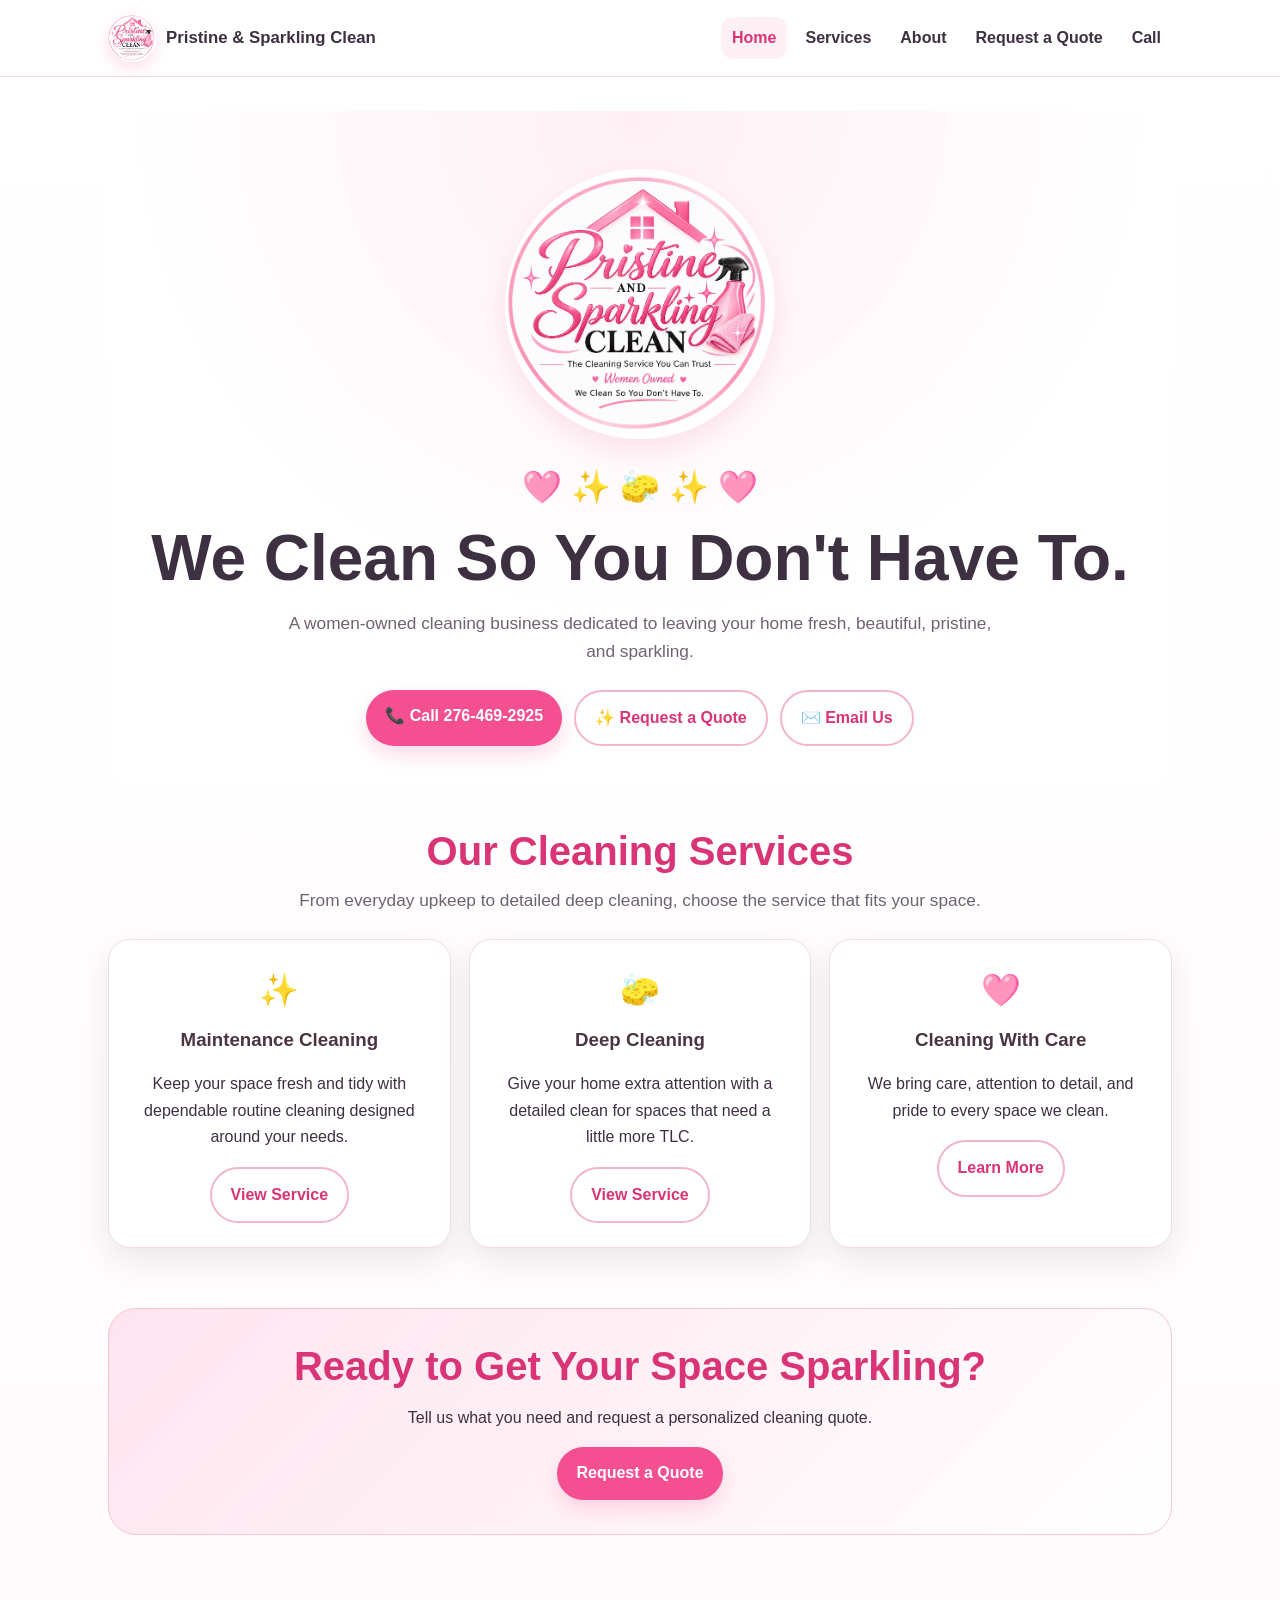
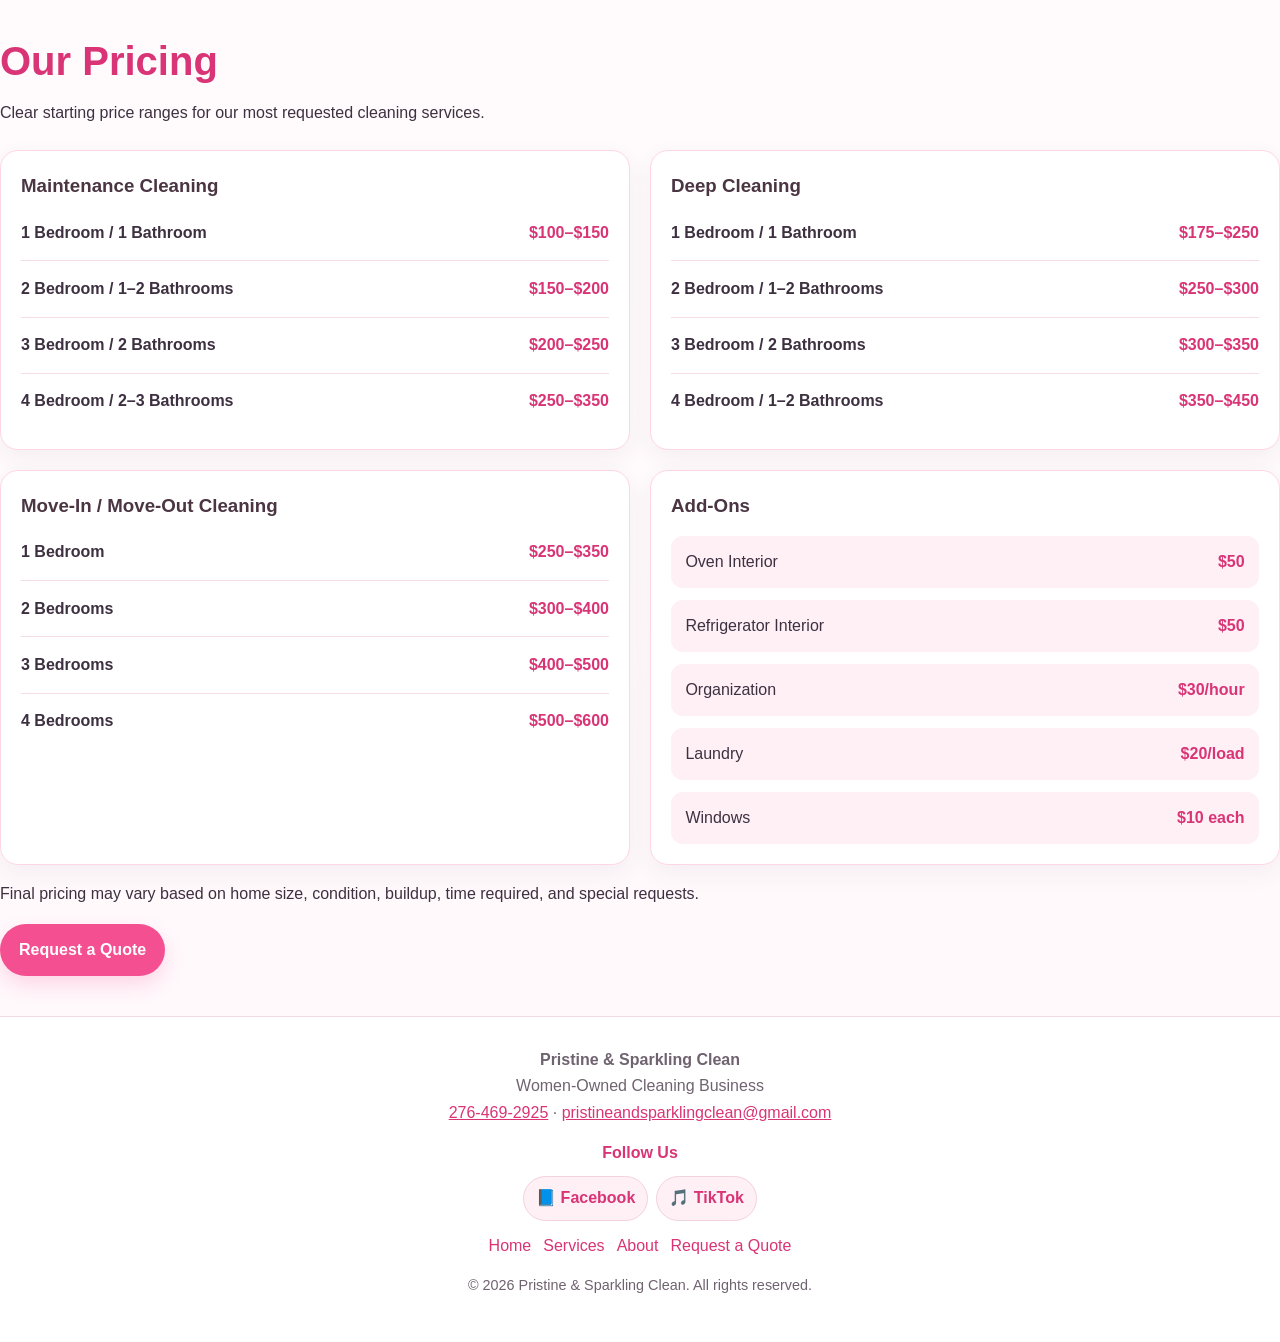
<file: public/index.html>
<!doctype html>
<html lang="en">
<head>
  <meta charset="utf-8">
  <meta name="viewport" content="width=device-width,initial-scale=1">
  <meta name="description" content="Pristine & Sparkling Clean — dependable, detailed home cleaning services.">
  <title>Pristine & Sparkling Clean | Home</title>
  <link rel="stylesheet" href="styles.css">
</head>
<body>

<header>
  <div class="nav">
    <a class="brand" href="index.html">
      <img class="site-logo" src="logo.jpg" alt="Pristine &amp; Sparkling Clean logo">
      <span>Pristine &amp; Sparkling Clean</span>
    </a>
    <nav aria-label="Main navigation">
      <a href="index.html" data-page="index.html">Home</a>
      <a href="services.html" data-page="services.html">Services</a>
      <a href="about.html" data-page="about.html">About</a>
      <a href="quote.html" data-page="quote.html">Request a Quote</a>
      <a class="call-link" href="tel:2764692925">Call</a>
    </nav>
  </div>
</header>


<main>
  <section class="hero">
    <img class="hero-logo" src="logo.jpg" alt="Pristine &amp; Sparkling Clean — Women Owned Cleaning Business">
    <div class="sparkle">🩷 ✨ 🧽 ✨ 🩷</div>
    <h1>We Clean So You Don't Have To.</h1>
    <p class="tagline">A women-owned cleaning business dedicated to leaving your home fresh, beautiful, pristine, and sparkling.</p>
    <div class="buttons">
      <a class="btn" href="tel:2764692925">📞 Call 276-469-2925</a>
      <a class="btn alt" href="quote.html">✨ Request a Quote</a>
      <a class="btn alt" href="mailto:pristineandsparklingclean@gmail.com">✉️ Email Us</a>
    </div>
  </section>

  <section class="section center">
    <h2>Our Cleaning Services</h2>
    <p class="tagline">From everyday upkeep to detailed deep cleaning, choose the service that fits your space.</p>
    <div class="grid">
      <article class="card">
        <div class="icon">✨</div>
        <h3>Maintenance Cleaning</h3>
        <p>Keep your space fresh and tidy with dependable routine cleaning designed around your needs.</p>
        <a class="btn alt" href="services.html#maintenance">View Service</a>
      </article>
      <article class="card">
        <div class="icon">🧽</div>
        <h3>Deep Cleaning</h3>
        <p>Give your home extra attention with a detailed clean for spaces that need a little more TLC.</p>
        <a class="btn alt" href="services.html#deep">View Service</a>
      </article>
      <article class="card">
        <div class="icon">🩷</div>
        <h3>Cleaning With Care</h3>
        <p>We bring care, attention to detail, and pride to every space we clean.</p>
        <a class="btn alt" href="about.html">Learn More</a>
      </article>
    </div>
  </section><section class="cta">
    <h2>Ready to Get Your Space Sparkling?</h2>
    <p>Tell us what you need and request a personalized cleaning quote.</p>
    <a class="btn" href="quote.html">Request a Quote</a>
  </section>
</main>



<section class="section pricing-section" id="pricing">
  <div class="container">
    <div class="section-heading">
      <h2>Our Pricing</h2>
      <p>Clear starting price ranges for our most requested cleaning services.</p>
    </div>
    <div class="pricing-grid">
      <div class="pricing-card">
        <h3>Maintenance Cleaning</h3>
        <div class="price-option"><span class="option-name">1 Bedroom / 1 Bathroom</span><span class="option-price">$100–$150</span></div>
        <div class="price-option"><span class="option-name">2 Bedroom / 1–2 Bathrooms</span><span class="option-price">$150–$200</span></div>
        <div class="price-option"><span class="option-name">3 Bedroom / 2 Bathrooms</span><span class="option-price">$200–$250</span></div>
        <div class="price-option"><span class="option-name">4 Bedroom / 2–3 Bathrooms</span><span class="option-price">$250–$350</span></div>
      </div>
      <div class="pricing-card">
        <h3>Deep Cleaning</h3>
        <div class="price-option"><span class="option-name">1 Bedroom / 1 Bathroom</span><span class="option-price">$175–$250</span></div>
        <div class="price-option"><span class="option-name">2 Bedroom / 1–2 Bathrooms</span><span class="option-price">$250–$300</span></div>
        <div class="price-option"><span class="option-name">3 Bedroom / 2 Bathrooms</span><span class="option-price">$300–$350</span></div>
        <div class="price-option"><span class="option-name">4 Bedroom / 1–2 Bathrooms</span><span class="option-price">$350–$450</span></div>
      </div>
      <div class="pricing-card">
        <h3>Move-In / Move-Out Cleaning</h3>
        <div class="price-option"><span class="option-name">1 Bedroom</span><span class="option-price">$250–$350</span></div>
        <div class="price-option"><span class="option-name">2 Bedrooms</span><span class="option-price">$300–$400</span></div>
        <div class="price-option"><span class="option-name">3 Bedrooms</span><span class="option-price">$400–$500</span></div>
        <div class="price-option"><span class="option-name">4 Bedrooms</span><span class="option-price">$500–$600</span></div>
      </div>
      <div class="pricing-card">
        <h3>Add-Ons</h3>
        <div class="addon-list">
          <div class="addon-option"><span>Oven Interior</span><strong>$50</strong></div>
          <div class="addon-option"><span>Refrigerator Interior</span><strong>$50</strong></div>
          <div class="addon-option"><span>Organization</span><strong>$30/hour</strong></div>
          <div class="addon-option"><span>Laundry</span><strong>$20/load</strong></div>
          <div class="addon-option"><span>Windows</span><strong>$10 each</strong></div>
        </div>
      </div>
    </div>
    <p class="pricing-note">Final pricing may vary based on home size, condition, buildup, time required, and special requests.</p>
    <div class="center-actions"><a class="btn btn-primary" href="quote.html">Request a Quote</a></div>
  </div>
</section>

<footer>
  <strong>Pristine &amp; Sparkling Clean</strong><br>
  Women-Owned Cleaning Business<br>
  <a href="tel:2764692925">276-469-2925</a> ·
  <a href="mailto:pristineandsparklingclean@gmail.com">pristineandsparklingclean@gmail.com</a>
  
<div class="social-links" aria-label="Social media">
  <span>Follow Us</span>
  <a href="https://www.facebook.com/share/1DjBgGku5v/?mibextid=wwXIfr" target="_blank" rel="noopener noreferrer" aria-label="Facebook: Pristine & Sparkling Clean">📘 Facebook</a>
  <a href="https://www.tiktok.com/@pristine.sparklin" target="_blank" rel="noopener noreferrer" aria-label="TikTok: @pristine.sparklin">🎵 TikTok</a>
</div>
  <div class="footer-nav" aria-label="Footer navigation">
    <a href="index.html">Home</a>
    <a href="services.html">Services</a>
    <a href="about.html">About</a>
    <a href="quote.html">Request a Quote</a>
  </div>
  <p class="small">© <span data-year>2026</span> Pristine &amp; Sparkling Clean. All rights reserved.</p>
</footer>

<script src="script.js"></script>
</body>
</html>
</file>
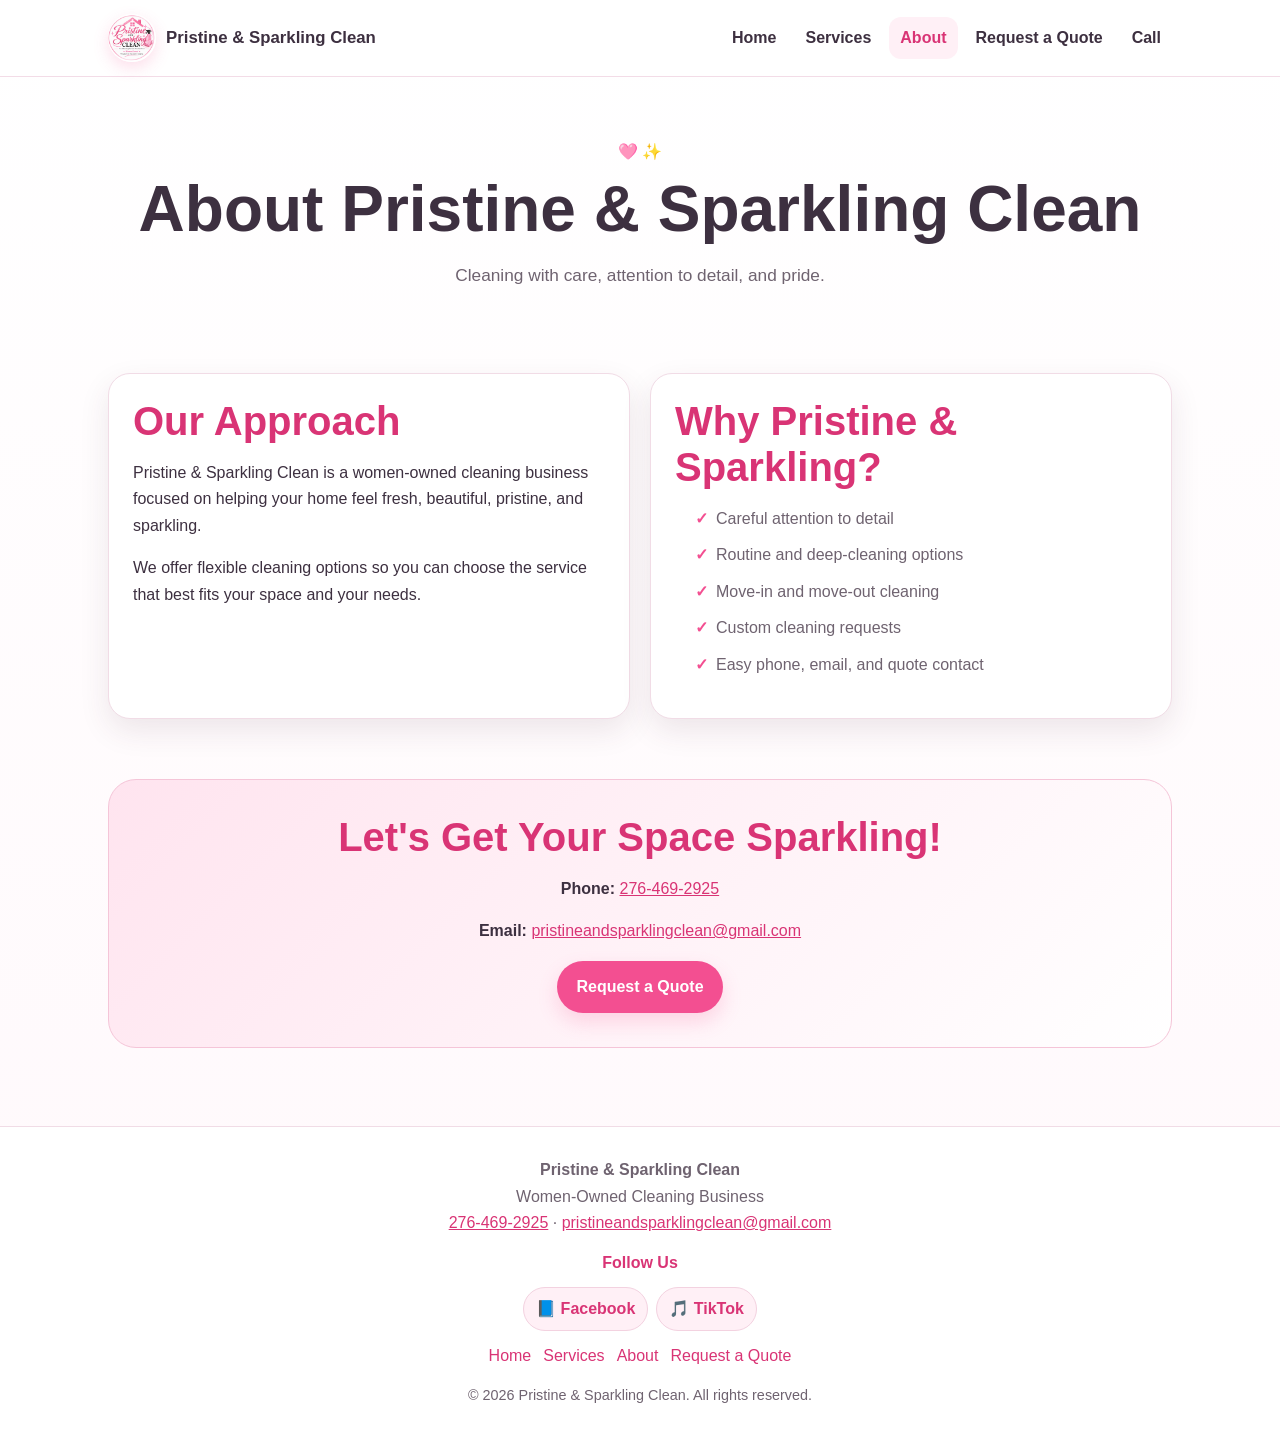
<file: public/about.html>
<!doctype html>
<html lang="en">
<head>
  <meta charset="utf-8">
  <meta name="viewport" content="width=device-width,initial-scale=1">
  <meta name="description" content="Pristine & Sparkling Clean — dependable, detailed home cleaning services.">
  <title>About | Pristine & Sparkling Clean</title>
  <link rel="stylesheet" href="styles.css">
</head>
<body>

<header>
  <div class="nav">
    <a class="brand" href="index.html">
      <img class="site-logo" src="logo.jpg" alt="Pristine &amp; Sparkling Clean logo">
      <span>Pristine &amp; Sparkling Clean</span>
    </a>
    <nav aria-label="Main navigation">
      <a href="index.html" data-page="index.html">Home</a>
      <a href="services.html" data-page="services.html">Services</a>
      <a href="about.html" data-page="about.html">About</a>
      <a href="quote.html" data-page="quote.html">Request a Quote</a>
      <a class="call-link" href="tel:2764692925">Call</a>
    </nav>
  </div>
</header>


<main>
  <section class="page-head">
    <div class="sparkle">🩷 ✨</div>
    <h1>About Pristine &amp; Sparkling Clean</h1>
    <p class="tagline">Cleaning with care, attention to detail, and pride.</p>
  </section>

  <section class="two-col section">
    <article class="card">
      <h2>Our Approach</h2>
      <p>Pristine &amp; Sparkling Clean is a women-owned cleaning business focused on helping your home feel fresh, beautiful, pristine, and sparkling.</p>
      <p>We offer flexible cleaning options so you can choose the service that best fits your space and your needs.</p>
    </article>
    <article class="card">
      <h2>Why Pristine &amp; Sparkling?</h2>
      <ul class="checks">
        <li>Careful attention to detail</li>
        <li>Routine and deep-cleaning options</li>
        <li>Move-in and move-out cleaning</li>
        <li>Custom cleaning requests</li>
        <li>Easy phone, email, and quote contact</li>
      </ul>
    </article>
  </section>

  <section class="cta">
    <h2>Let's Get Your Space Sparkling!</h2>
    <p><strong>Phone:</strong> <a href="tel:2764692925">276-469-2925</a></p>
    <p><strong>Email:</strong> <a href="mailto:pristineandsparklingclean@gmail.com">pristineandsparklingclean@gmail.com</a></p>
    <a class="btn" href="quote.html">Request a Quote</a>
  </section>
</main>


<footer>
  <strong>Pristine &amp; Sparkling Clean</strong><br>
  Women-Owned Cleaning Business<br>
  <a href="tel:2764692925">276-469-2925</a> ·
  <a href="mailto:pristineandsparklingclean@gmail.com">pristineandsparklingclean@gmail.com</a>
  
<div class="social-links" aria-label="Social media">
  <span>Follow Us</span>
  <a href="https://www.facebook.com/share/1DjBgGku5v/?mibextid=wwXIfr" target="_blank" rel="noopener noreferrer" aria-label="Facebook: Pristine & Sparkling Clean">📘 Facebook</a>
  <a href="https://www.tiktok.com/@pristine.sparklin" target="_blank" rel="noopener noreferrer" aria-label="TikTok: @pristine.sparklin">🎵 TikTok</a>
</div>
  <div class="footer-nav" aria-label="Footer navigation">
    <a href="index.html">Home</a>
    <a href="services.html">Services</a>
    <a href="about.html">About</a>
    <a href="quote.html">Request a Quote</a>
  </div>
  <p class="small">© <span data-year>2026</span> Pristine &amp; Sparkling Clean. All rights reserved.</p>
</footer>

<script src="script.js"></script>
</body>
</html>
</file>
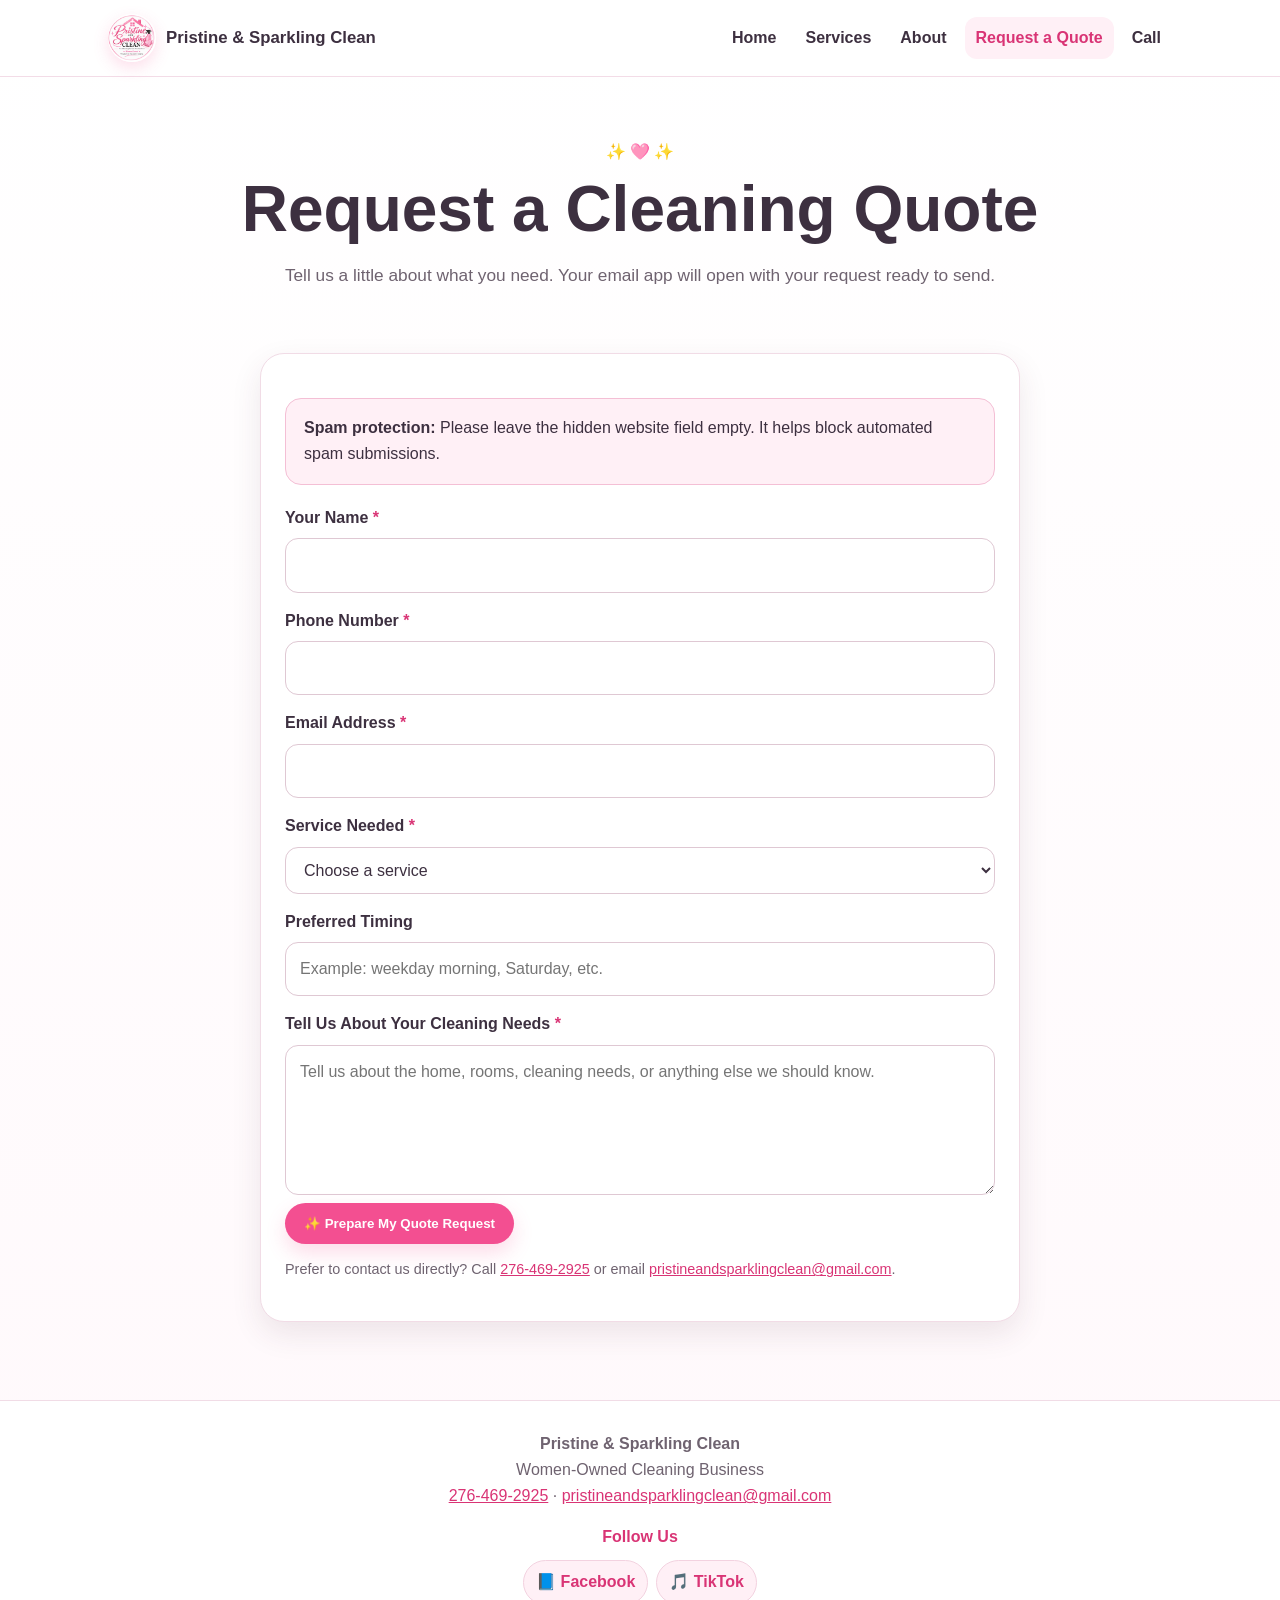
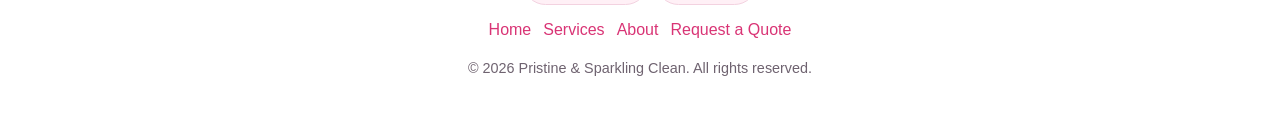
<file: public/quote.html>
<!doctype html>
<html lang="en">
<head>
  <meta charset="utf-8">
  <meta name="viewport" content="width=device-width,initial-scale=1">
  <meta name="description" content="Pristine & Sparkling Clean — dependable, detailed home cleaning services.">
  <title>Request a Quote | Pristine & Sparkling Clean</title>
  <link rel="stylesheet" href="styles.css">
</head>
<body>

<header>
  <div class="nav">
    <a class="brand" href="index.html">
      <img class="site-logo" src="logo.jpg" alt="Pristine &amp; Sparkling Clean logo">
      <span>Pristine &amp; Sparkling Clean</span>
    </a>
    <nav aria-label="Main navigation">
      <a href="index.html" data-page="index.html">Home</a>
      <a href="services.html" data-page="services.html">Services</a>
      <a href="about.html" data-page="about.html">About</a>
      <a href="quote.html" data-page="quote.html">Request a Quote</a>
      <a class="call-link" href="tel:2764692925">Call</a>
    </nav>
  </div>
</header>


<main>
  <section class="page-head">
    <div class="sparkle">✨ 🩷 ✨</div>
    <h1>Request a Cleaning Quote</h1>
    <p class="tagline">Tell us a little about what you need. Your email app will open with your request ready to send.</p>
  </section>

  <form id="quote-form" novalidate>
    <div class="notice">
      <strong>Spam protection:</strong> Please leave the hidden website field empty. It helps block automated spam submissions.
    </div>

    <div class="honeypot" aria-hidden="true">
      <label for="website">Website</label>
      <input id="website" name="website" type="text" tabindex="-1" autocomplete="off">
    </div>

    <label for="name">Your Name <span class="required">*</span></label>
    <input id="name" name="name" type="text" required autocomplete="name">

    <label for="phone">Phone Number <span class="required">*</span></label>
    <input id="phone" name="phone" type="tel" required autocomplete="tel">

    <label for="email">Email Address <span class="required">*</span></label>
    <input id="email" name="email" type="email" required autocomplete="email">

    <label for="service">Service Needed <span class="required">*</span></label>
    <select id="service" name="service" required>
      <option value="">Choose a service</option>
      <option>Maintenance Cleaning</option>
      <option>Deep Cleaning</option>
      <option>Move-In Cleaning</option>
      <option>Move-Out Cleaning</option>
      <option>Custom Cleaning</option>
    </select>

    <label for="preferred">Preferred Timing</label>
    <input id="preferred" name="preferred" type="text" placeholder="Example: weekday morning, Saturday, etc.">

    <label for="details">Tell Us About Your Cleaning Needs <span class="required">*</span></label>
    <textarea id="details" name="details" required placeholder="Tell us about the home, rooms, cleaning needs, or anything else we should know."></textarea>

    <button class="btn" type="submit">✨ Prepare My Quote Request</button>
    <p id="form-status" class="form-help" role="status" aria-live="polite"></p>

    <p class="small">Prefer to contact us directly? Call <a href="tel:2764692925">276-469-2925</a> or email <a href="mailto:pristineandsparklingclean@gmail.com">pristineandsparklingclean@gmail.com</a>.</p>
  </form>
</main>


<footer>
  <strong>Pristine &amp; Sparkling Clean</strong><br>
  Women-Owned Cleaning Business<br>
  <a href="tel:2764692925">276-469-2925</a> ·
  <a href="mailto:pristineandsparklingclean@gmail.com">pristineandsparklingclean@gmail.com</a>
  
<div class="social-links" aria-label="Social media">
  <span>Follow Us</span>
  <a href="https://www.facebook.com/share/1DjBgGku5v/?mibextid=wwXIfr" target="_blank" rel="noopener noreferrer" aria-label="Facebook: Pristine & Sparkling Clean">📘 Facebook</a>
  <a href="https://www.tiktok.com/@pristine.sparklin" target="_blank" rel="noopener noreferrer" aria-label="TikTok: @pristine.sparklin">🎵 TikTok</a>
</div>
  <div class="footer-nav" aria-label="Footer navigation">
    <a href="index.html">Home</a>
    <a href="services.html">Services</a>
    <a href="about.html">About</a>
    <a href="quote.html">Request a Quote</a>
  </div>
  <p class="small">© <span data-year>2026</span> Pristine &amp; Sparkling Clean. All rights reserved.</p>
</footer>

<script src="script.js"></script>
</body>
</html>
</file>
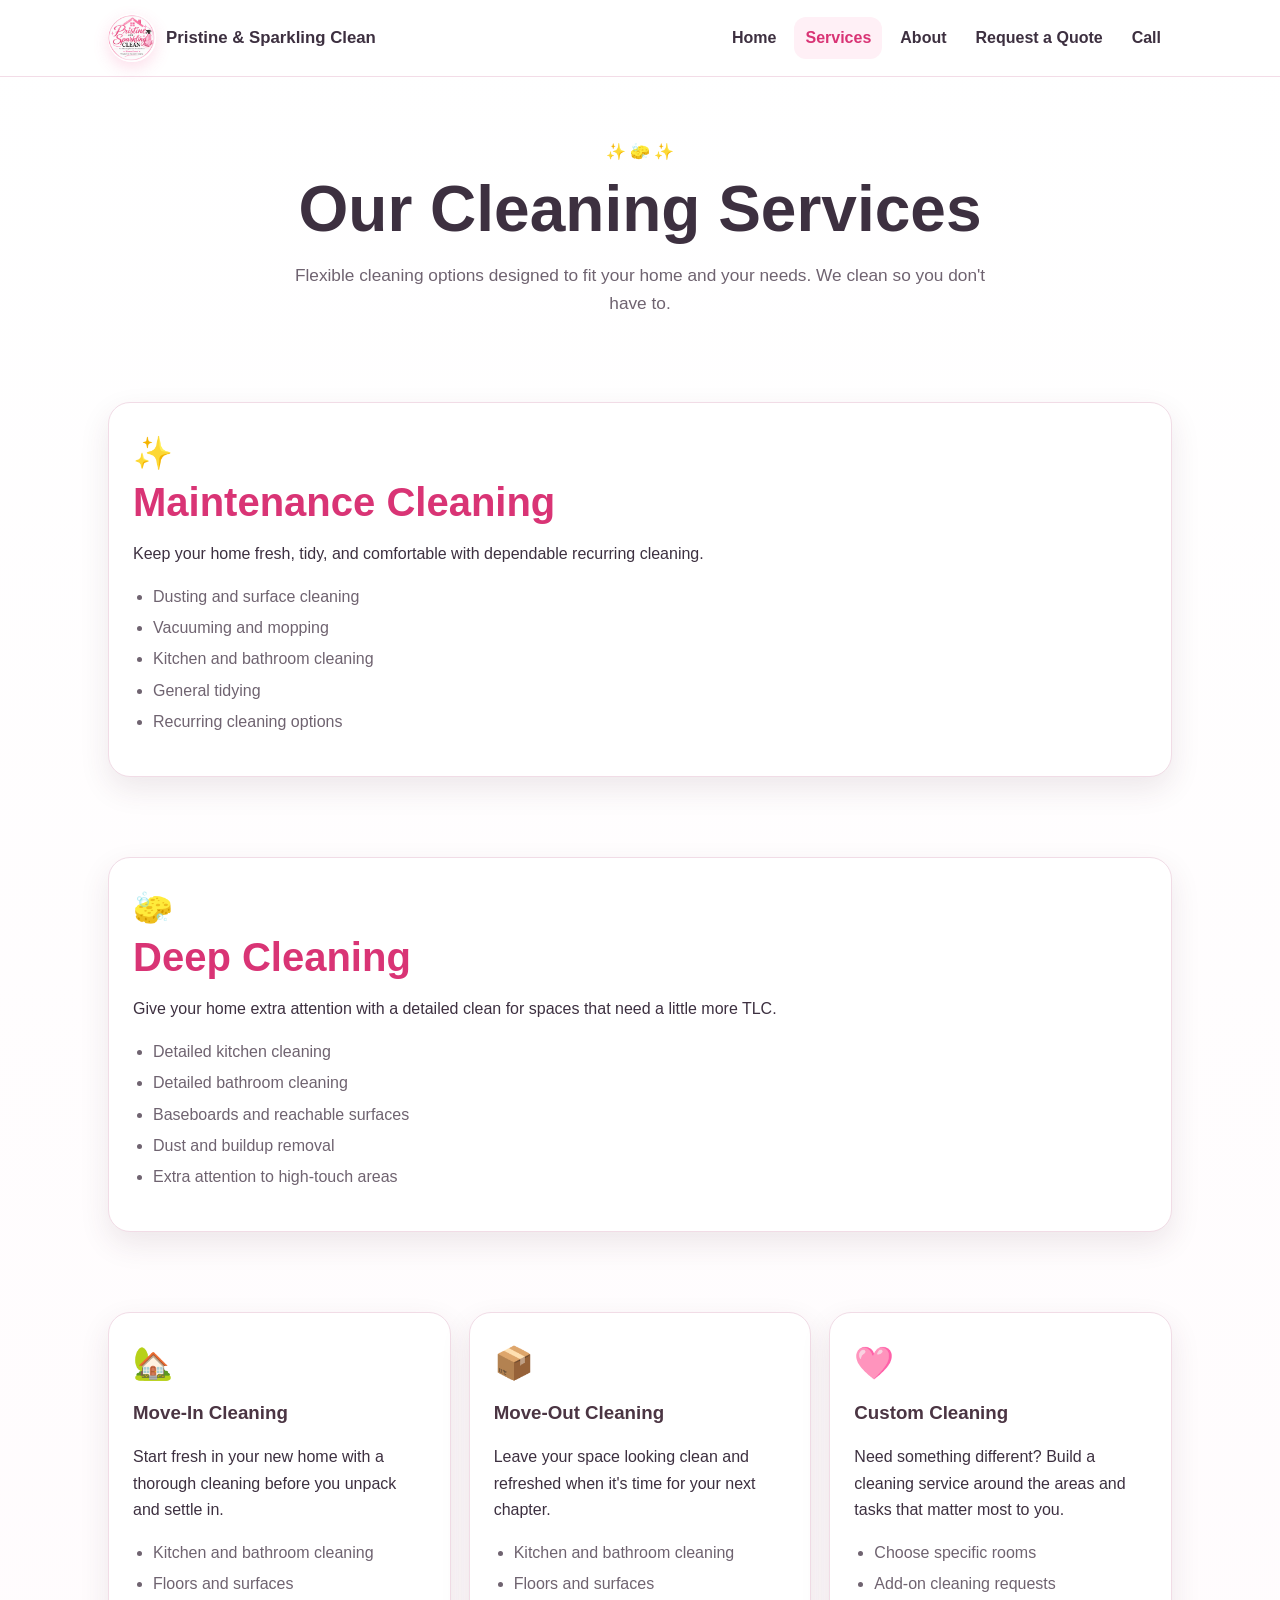
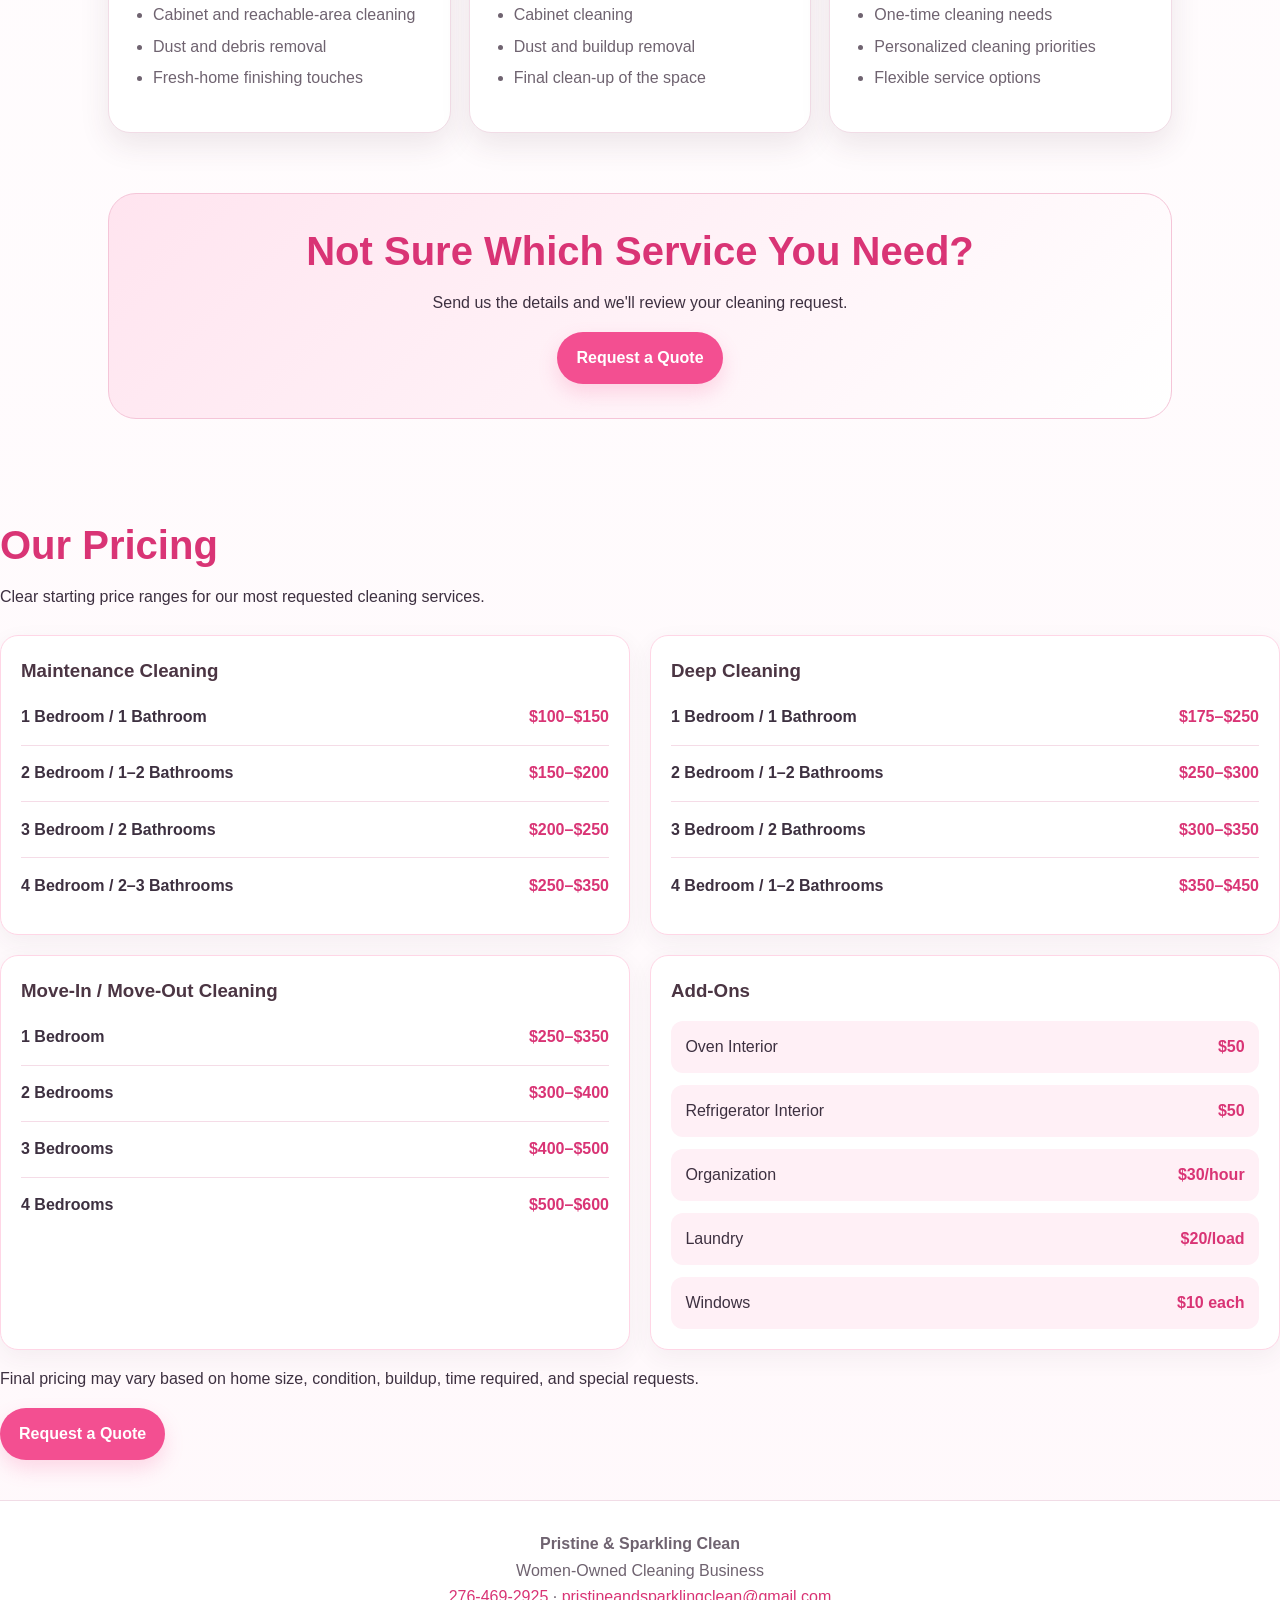
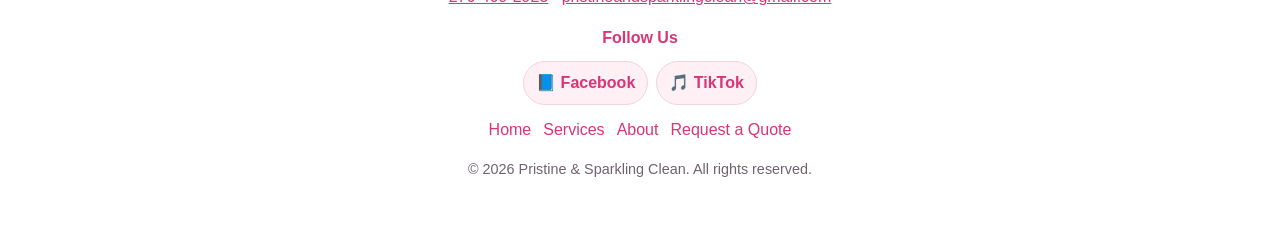
<file: public/services.html>
<!doctype html>
<html lang="en">
<head>
  <meta charset="utf-8">
  <meta name="viewport" content="width=device-width,initial-scale=1">
  <meta name="description" content="Pristine & Sparkling Clean — dependable, detailed home cleaning services.">
  <title>Our Cleaning Services | Pristine & Sparkling Clean</title>
  <link rel="stylesheet" href="styles.css">
</head>
<body>

<header>
  <div class="nav">
    <a class="brand" href="index.html">
      <img class="site-logo" src="logo.jpg" alt="Pristine &amp; Sparkling Clean logo">
      <span>Pristine &amp; Sparkling Clean</span>
    </a>
    <nav aria-label="Main navigation">
      <a href="index.html" data-page="index.html">Home</a>
      <a href="services.html" data-page="services.html">Services</a>
      <a href="about.html" data-page="about.html">About</a>
      <a href="quote.html" data-page="quote.html">Request a Quote</a>
      <a class="call-link" href="tel:2764692925">Call</a>
    </nav>
  </div>
</header>


<main>
  <section class="page-head">
    <div class="sparkle">✨ 🧽 ✨</div>
    <h1>Our Cleaning Services</h1>
    <p class="tagline">Flexible cleaning options designed to fit your home and your needs. We clean so you don't have to.</p>
  </section>

  <section id="maintenance" class="section">
    <article class="card">
      <div class="icon">✨</div>
      <h2>Maintenance Cleaning</h2>
      <p>Keep your home fresh, tidy, and comfortable with dependable recurring cleaning.</p>
      <ul>
        <li>Dusting and surface cleaning</li>
        <li>Vacuuming and mopping</li>
        <li>Kitchen and bathroom cleaning</li>
        <li>General tidying</li>
        <li>Recurring cleaning options</li>
      </ul>
    </article>
  </section>

  <section id="deep" class="section">
    <article class="card">
      <div class="icon">🧽</div>
      <h2>Deep Cleaning</h2>
      <p>Give your home extra attention with a detailed clean for spaces that need a little more TLC.</p>
      <ul>
        <li>Detailed kitchen cleaning</li>
        <li>Detailed bathroom cleaning</li>
        <li>Baseboards and reachable surfaces</li>
        <li>Dust and buildup removal</li>
        <li>Extra attention to high-touch areas</li>
      </ul>
    </article>
  </section>

  <section class="section">
    <div class="grid">
      <article class="card">
        <div class="icon">🏡</div>
        <h3>Move-In Cleaning</h3>
        <p>Start fresh in your new home with a thorough cleaning before you unpack and settle in.</p>
        <ul>
          <li>Kitchen and bathroom cleaning</li>
          <li>Floors and surfaces</li>
          <li>Cabinet and reachable-area cleaning</li>
          <li>Dust and debris removal</li>
          <li>Fresh-home finishing touches</li>
        </ul>
      </article>
      <article class="card">
        <div class="icon">📦</div>
        <h3>Move-Out Cleaning</h3>
        <p>Leave your space looking clean and refreshed when it's time for your next chapter.</p>
        <ul>
          <li>Kitchen and bathroom cleaning</li>
          <li>Floors and surfaces</li>
          <li>Cabinet cleaning</li>
          <li>Dust and buildup removal</li>
          <li>Final clean-up of the space</li>
        </ul>
      </article>
      <article class="card">
        <div class="icon">🩷</div>
        <h3>Custom Cleaning</h3>
        <p>Need something different? Build a cleaning service around the areas and tasks that matter most to you.</p>
        <ul>
          <li>Choose specific rooms</li>
          <li>Add-on cleaning requests</li>
          <li>One-time cleaning needs</li>
          <li>Personalized cleaning priorities</li>
          <li>Flexible service options</li>
        </ul>
      </article>
    </div>
  </section><section class="cta">
    <h2>Not Sure Which Service You Need?</h2>
    <p>Send us the details and we'll review your cleaning request.</p>
    <a class="btn" href="quote.html">Request a Quote</a>
  </section>
</main>



<section class="section pricing-section" id="pricing">
  <div class="container">
    <div class="section-heading">
      <h2>Our Pricing</h2>
      <p>Clear starting price ranges for our most requested cleaning services.</p>
    </div>
    <div class="pricing-grid">
      <div class="pricing-card">
        <h3>Maintenance Cleaning</h3>
        <div class="price-option"><span class="option-name">1 Bedroom / 1 Bathroom</span><span class="option-price">$100–$150</span></div>
        <div class="price-option"><span class="option-name">2 Bedroom / 1–2 Bathrooms</span><span class="option-price">$150–$200</span></div>
        <div class="price-option"><span class="option-name">3 Bedroom / 2 Bathrooms</span><span class="option-price">$200–$250</span></div>
        <div class="price-option"><span class="option-name">4 Bedroom / 2–3 Bathrooms</span><span class="option-price">$250–$350</span></div>
      </div>
      <div class="pricing-card">
        <h3>Deep Cleaning</h3>
        <div class="price-option"><span class="option-name">1 Bedroom / 1 Bathroom</span><span class="option-price">$175–$250</span></div>
        <div class="price-option"><span class="option-name">2 Bedroom / 1–2 Bathrooms</span><span class="option-price">$250–$300</span></div>
        <div class="price-option"><span class="option-name">3 Bedroom / 2 Bathrooms</span><span class="option-price">$300–$350</span></div>
        <div class="price-option"><span class="option-name">4 Bedroom / 1–2 Bathrooms</span><span class="option-price">$350–$450</span></div>
      </div>
      <div class="pricing-card">
        <h3>Move-In / Move-Out Cleaning</h3>
        <div class="price-option"><span class="option-name">1 Bedroom</span><span class="option-price">$250–$350</span></div>
        <div class="price-option"><span class="option-name">2 Bedrooms</span><span class="option-price">$300–$400</span></div>
        <div class="price-option"><span class="option-name">3 Bedrooms</span><span class="option-price">$400–$500</span></div>
        <div class="price-option"><span class="option-name">4 Bedrooms</span><span class="option-price">$500–$600</span></div>
      </div>
      <div class="pricing-card">
        <h3>Add-Ons</h3>
        <div class="addon-list">
          <div class="addon-option"><span>Oven Interior</span><strong>$50</strong></div>
          <div class="addon-option"><span>Refrigerator Interior</span><strong>$50</strong></div>
          <div class="addon-option"><span>Organization</span><strong>$30/hour</strong></div>
          <div class="addon-option"><span>Laundry</span><strong>$20/load</strong></div>
          <div class="addon-option"><span>Windows</span><strong>$10 each</strong></div>
        </div>
      </div>
    </div>
    <p class="pricing-note">Final pricing may vary based on home size, condition, buildup, time required, and special requests.</p>
    <div class="center-actions"><a class="btn btn-primary" href="quote.html">Request a Quote</a></div>
  </div>
</section>

<footer>
  <strong>Pristine &amp; Sparkling Clean</strong><br>
  Women-Owned Cleaning Business<br>
  <a href="tel:2764692925">276-469-2925</a> ·
  <a href="mailto:pristineandsparklingclean@gmail.com">pristineandsparklingclean@gmail.com</a>
  
<div class="social-links" aria-label="Social media">
  <span>Follow Us</span>
  <a href="https://www.facebook.com/share/1DjBgGku5v/?mibextid=wwXIfr" target="_blank" rel="noopener noreferrer" aria-label="Facebook: Pristine & Sparkling Clean">📘 Facebook</a>
  <a href="https://www.tiktok.com/@pristine.sparklin" target="_blank" rel="noopener noreferrer" aria-label="TikTok: @pristine.sparklin">🎵 TikTok</a>
</div>
  <div class="footer-nav" aria-label="Footer navigation">
    <a href="index.html">Home</a>
    <a href="services.html">Services</a>
    <a href="about.html">About</a>
    <a href="quote.html">Request a Quote</a>
  </div>
  <p class="small">© <span data-year>2026</span> Pristine &amp; Sparkling Clean. All rights reserved.</p>
</footer>

<script src="script.js"></script>
</body>
</html>
</file>
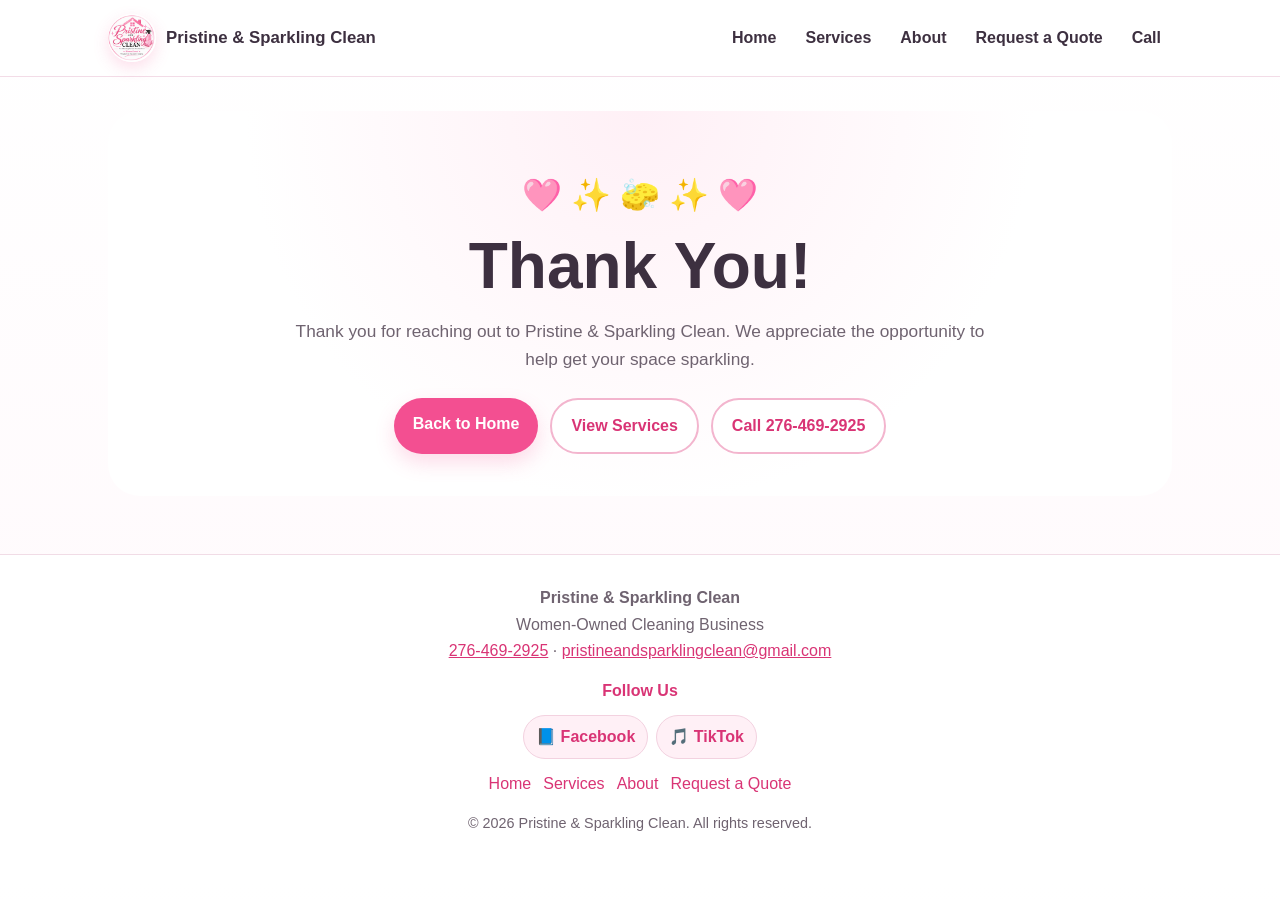
<file: public/thank-you.html>
<!doctype html>
<html lang="en">
<head>
  <meta charset="utf-8">
  <meta name="viewport" content="width=device-width,initial-scale=1">
  <meta name="description" content="Pristine & Sparkling Clean — dependable, detailed home cleaning services.">
  <title>Thank You | Pristine & Sparkling Clean</title>
  <link rel="stylesheet" href="styles.css">
</head>
<body>

<header>
  <div class="nav">
    <a class="brand" href="index.html">
      <img class="site-logo" src="logo.jpg" alt="Pristine &amp; Sparkling Clean logo">
      <span>Pristine &amp; Sparkling Clean</span>
    </a>
    <nav aria-label="Main navigation">
      <a href="index.html" data-page="index.html">Home</a>
      <a href="services.html" data-page="services.html">Services</a>
      <a href="about.html" data-page="about.html">About</a>
      <a href="quote.html" data-page="quote.html">Request a Quote</a>
      <a class="call-link" href="tel:2764692925">Call</a>
    </nav>
  </div>
</header>


<main>
  <section class="hero">
    <div class="sparkle">🩷 ✨ 🧽 ✨ 🩷</div>
    <h1>Thank You!</h1>
    <p class="tagline">Thank you for reaching out to Pristine &amp; Sparkling Clean. We appreciate the opportunity to help get your space sparkling.</p>
    <div class="buttons">
      <a class="btn" href="index.html">Back to Home</a>
      <a class="btn alt" href="services.html">View Services</a>
      <a class="btn alt" href="tel:2764692925">Call 276-469-2925</a>
    </div>
  </section>
</main>


<footer>
  <strong>Pristine &amp; Sparkling Clean</strong><br>
  Women-Owned Cleaning Business<br>
  <a href="tel:2764692925">276-469-2925</a> ·
  <a href="mailto:pristineandsparklingclean@gmail.com">pristineandsparklingclean@gmail.com</a>
  
<div class="social-links" aria-label="Social media">
  <span>Follow Us</span>
  <a href="https://www.facebook.com/share/1DjBgGku5v/?mibextid=wwXIfr" target="_blank" rel="noopener noreferrer" aria-label="Facebook: Pristine & Sparkling Clean">📘 Facebook</a>
  <a href="https://www.tiktok.com/@pristine.sparklin" target="_blank" rel="noopener noreferrer" aria-label="TikTok: @pristine.sparklin">🎵 TikTok</a>
</div>
  <div class="footer-nav" aria-label="Footer navigation">
    <a href="index.html">Home</a>
    <a href="services.html">Services</a>
    <a href="about.html">About</a>
    <a href="quote.html">Request a Quote</a>
  </div>
  <p class="small">© <span data-year>2026</span> Pristine &amp; Sparkling Clean. All rights reserved.</p>
</footer>

<script src="script.js"></script>
</body>
</html>
</file>
<file: public/styles.css>
:root{
  --pink:#f34f91;
  --pink-dark:#d93475;
  --pink-light:#fff0f6;
  --rose:#ffd6e6;
  --ink:#3d3040;
  --muted:#6f6370;
  --white:#fff;
  --shadow:0 12px 30px rgba(80,35,58,.10);
  --radius:22px;
}
*{box-sizing:border-box}
html{scroll-behavior:smooth}
body{
  margin:0;
  font-family:-apple-system,BlinkMacSystemFont,"Segoe UI",Roboto,Arial,sans-serif;
  color:var(--ink);
  background:linear-gradient(180deg,#fff 0%,#fff8fb 100%);
  line-height:1.65;
}
a{color:var(--pink-dark)}
header{
  position:sticky;top:0;z-index:50;
  background:rgba(255,255,255,.96);
  border-bottom:1px solid #f3dce7;
  backdrop-filter:blur(10px);
}
.nav{
  max-width:1100px;margin:auto;padding:14px 18px;
  display:flex;align-items:center;justify-content:space-between;gap:14px;
}
.brand{
  text-decoration:none;color:var(--ink);font-weight:800;
  display:flex;align-items:center;gap:10px;font-size:1.05rem;
}
.brand-mark{
  width:42px;height:42px;border-radius:50%;
  display:grid;place-items:center;
  background:linear-gradient(135deg,#ff9fc5,#f34f91);
  color:#fff;font-size:1.25rem;
  box-shadow:0 8px 18px rgba(243,79,145,.25);
}
nav{display:flex;flex-wrap:wrap;gap:7px;justify-content:flex-end}
nav a{
  text-decoration:none;color:var(--ink);font-weight:650;
  padding:8px 11px;border-radius:12px;
}
nav a:hover,nav a.active{background:var(--pink-light);color:var(--pink-dark)}
main{max-width:1100px;margin:auto;padding:34px 18px 58px}
.hero{
  text-align:center;padding:58px 20px 42px;
  border-radius:32px;
  background:radial-gradient(circle at top,#fff0f6 0%,#fff 60%);
}
.hero .sparkle{font-size:2rem}
h1{font-size:clamp(2.1rem,7vw,4rem);line-height:1.08;margin:10px 0 16px}
h2{font-size:clamp(1.7rem,5vw,2.5rem);line-height:1.15;color:var(--pink-dark);margin:0 0 12px}
h3{margin:8px 0 8px;color:#4b3543}
.tagline{max-width:720px;margin:0 auto 24px;color:var(--muted);font-size:1.08rem}
.buttons{display:flex;flex-wrap:wrap;gap:12px;justify-content:center}
.btn{
  display:inline-block;text-decoration:none;border:0;cursor:pointer;
  padding:13px 19px;border-radius:999px;font-weight:800;
  background:var(--pink);color:#fff;box-shadow:0 9px 20px rgba(243,79,145,.20);
}
.btn:hover{background:var(--pink-dark)}
.btn.alt{background:#fff;color:var(--pink-dark);border:2px solid #f3b5ce;box-shadow:none}
.btn.dark{background:#4b3543}
.section{padding:40px 0}
.center{text-align:center}
.grid{
  display:grid;grid-template-columns:repeat(3,minmax(0,1fr));gap:18px;
}
.card{
  background:#fff;border:1px solid #f1dce6;border-radius:var(--radius);
  padding:24px;box-shadow:var(--shadow);
}
.icon{font-size:2rem}
.card ul{padding-left:20px;color:var(--muted)}
.card li{margin:5px 0}
.notice{
  background:var(--pink-light);border:1px solid #f4bfd5;
  padding:16px 18px;border-radius:16px;margin:20px 0;
}
.cta{
  margin:20px 0;padding:34px 20px;text-align:center;
  border-radius:28px;background:linear-gradient(135deg,#ffe4ef,#fff);
  border:1px solid #f5c5d8;
}
form{
  max-width:760px;margin:20px auto;background:#fff;padding:24px;
  border:1px solid #f1dce6;border-radius:24px;box-shadow:var(--shadow);
}
label{display:block;font-weight:750;margin:15px 0 7px}
input,textarea,select{
  width:100%;padding:13px 14px;border:1px solid #dfc8d3;
  border-radius:13px;font:inherit;color:var(--ink);background:#fff;
}
textarea{min-height:150px;resize:vertical}
input:focus,textarea:focus,select:focus{outline:3px solid #ffe0ec;border-color:var(--pink)}
.required{color:var(--pink-dark)}
.honeypot{
  position:absolute!important;left:-10000px!important;width:1px!important;height:1px!important;
  overflow:hidden!important;opacity:0!important;pointer-events:none!important;
}
.form-help{font-size:.9rem;color:var(--muted)}
footer{
  padding:30px 18px;text-align:center;background:#fff;
  border-top:1px solid #f1dce6;color:var(--muted);
}
.footer-nav{display:flex;flex-wrap:wrap;justify-content:center;gap:12px;margin-top:12px}
.footer-nav a{text-decoration:none}
.page-head{text-align:center;padding:28px 10px 20px}
.two-col{display:grid;grid-template-columns:1fr 1fr;gap:20px}
.checks{list-style:none;padding:0}
.checks li{margin:10px 0}
.checks li::before{content:"✓";color:var(--pink);font-weight:900;margin-right:8px}
.small{font-size:.9rem;color:var(--muted)}
@media(max-width:760px){
  .nav{align-items:flex-start;flex-direction:column}
  nav{width:100%;justify-content:flex-start}
  nav a{padding:7px 9px}
  .grid,.two-col{grid-template-columns:1fr}
  main{padding-top:22px}
}

/* Social media links */
.social-links{
  display:flex;
  flex-wrap:wrap;
  justify-content:center;
  align-items:center;
  gap:8px;
  margin:14px auto 10px;
}
.social-links span{
  width:100%;
  font-weight:800;
  color:var(--pink-dark);
  margin-bottom:2px;
}
.social-links a{
  display:inline-flex;
  align-items:center;
  gap:5px;
  text-decoration:none;
  background:var(--pink-light);
  color:var(--pink-dark);
  border:1px solid #f3d2e0;
  padding:8px 12px;
  border-radius:999px;
  font-weight:700;
  transition:transform .15s ease, background .15s ease;
}
.social-links a:hover{
  background:var(--rose);
  transform:translateY(-1px);
}
@media (max-width:600px){
  .social-links a{padding:8px 10px;font-size:.92rem}
}


/* Pricing section */
.pricing-section{padding-top:25px}
.pricing-card strong,.pricing-addons strong{color:var(--pink-dark)}
.pricing-card p{color:var(--muted);line-height:1.9}
.pricing-addons{max-width:1000px;margin:18px auto 22px}
.pricing-addons h3{color:var(--pink-dark)}

/* Clear, individually spaced pricing options */
.pricing-grid {
  display: grid;
  grid-template-columns: repeat(2, minmax(0, 1fr));
  gap: 1.25rem;
  margin-top: 1.5rem;
}
.pricing-card {
  background: #fff;
  border: 1px solid #ffd6e6;
  border-radius: 18px;
  padding: 1.25rem;
  box-shadow: 0 8px 24px rgba(61,48,64,.06);
}
.pricing-card h3 { margin: 0 0 .9rem; }
.price-option {
  display: flex;
  align-items: center;
  justify-content: space-between;
  gap: 1rem;
  padding: .9rem 0;
  border-top: 1px solid #f5dce7;
}
.price-option:first-of-type { border-top: 0; padding-top: .2rem; }
.price-option .option-name { font-weight: 600; }
.price-option .option-price {
  white-space: nowrap;
  font-weight: 800;
  color: #d93475;
}
.addon-list { display: grid; gap: .75rem; margin-top: .75rem; }
.addon-option {
  display: flex;
  justify-content: space-between;
  gap: 1rem;
  padding: .8rem .9rem;
  background: #fff0f6;
  border-radius: 12px;
}
.addon-option strong { color: #d93475; white-space: nowrap; }
@media (max-width: 700px) {
  .pricing-grid { grid-template-columns: 1fr; }
  .price-option { align-items: flex-start; }
}

/* Official Pristine & Sparkling Clean logo */
.site-logo{
  width:48px;
  height:48px;
  object-fit:cover;
  border-radius:50%;
  flex:0 0 48px;
  box-shadow:0 6px 16px rgba(243,79,145,.18);
}
.hero-logo{
  display:block;
  width:min(270px,72vw);
  height:auto;
  margin:0 auto 22px;
  border-radius:50%;
  box-shadow:0 12px 28px rgba(243,79,145,.14);
}
@media(max-width:760px){
  .site-logo{
    width:44px;
    height:44px;
    flex-basis:44px;
  }
  .brand{font-size:1rem;}
  .hero-logo{width:min(240px,70vw);}
}

/* Mobile navigation: place Call centered on its own row.
   Desktop navigation remains unchanged. */
@media (max-width:760px){
  nav{
    flex-wrap:wrap;
    justify-content:center;
    align-items:center;
  }
  nav a.call-link{
    flex:0 0 100%;
    width:100%;
    text-align:center;
    margin-top:2px;
  }
}


/* Mobile-only centered layout — desktop remains unchanged */
@media (max-width: 760px){
  body{
    text-align:center;
  }

  header,
  nav,
  main,
  section,
  .hero,
  .container,
  .content,
  .services,
  .service-grid,
  .pricing-grid,
  .pricing-card,
  .about,
  .quote,
  .form-section,
  footer{
    text-align:center;
  }

  nav{
    justify-content:center;
    align-items:center;
  }

  nav a{
    text-align:center;
  }

  .hero,
  .hero > *,
  .section-title,
  .section-subtitle{
    margin-left:auto;
    margin-right:auto;
  }

  .pricing-grid{
    justify-items:center;
  }

  .pricing-card{
    width:100%;
    margin-left:auto;
    margin-right:auto;
  }

  .price-option,
  .addon-option,
  .addon-list{
    text-align:center;
  }

  form{
    margin-left:auto;
    margin-right:auto;
  }

  input,
  select,
  textarea,
  button{
    margin-left:auto;
    margin-right:auto;
  }

  footer{
    justify-content:center;
  }
}
</file>
